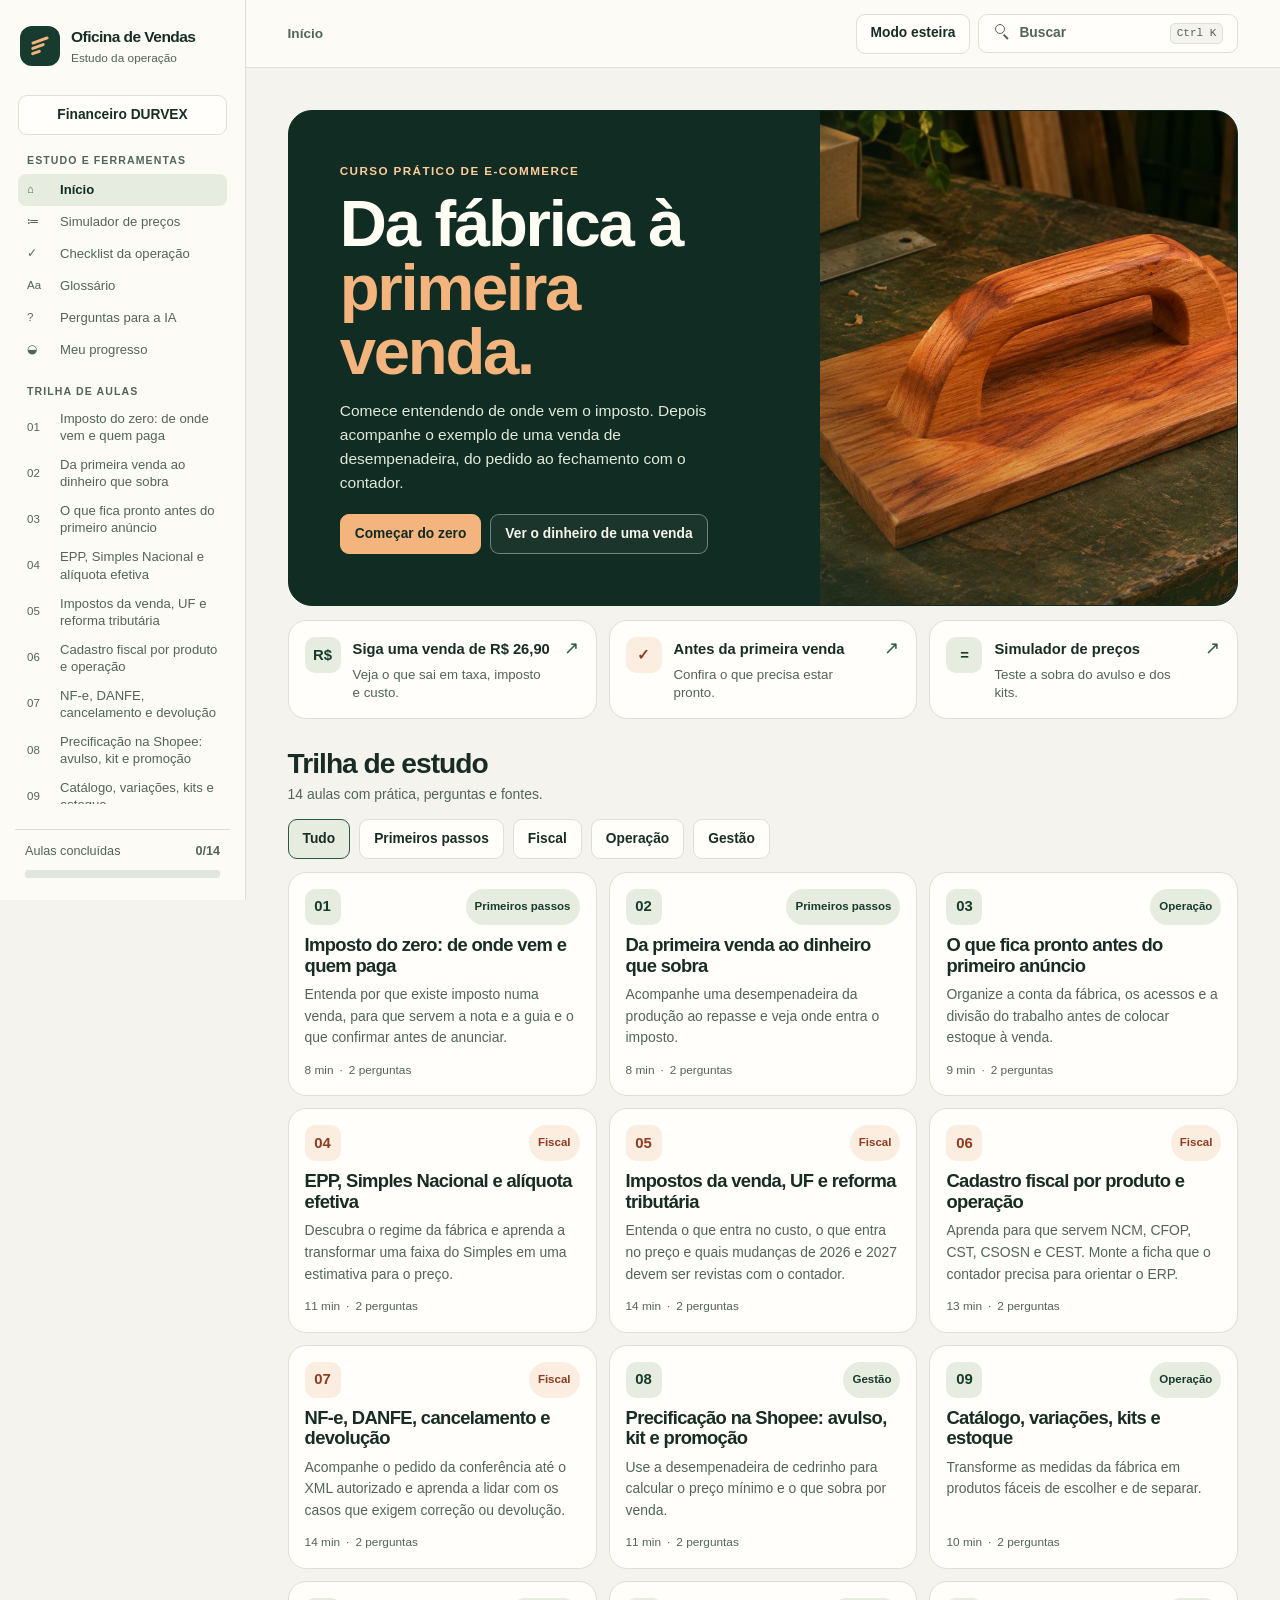
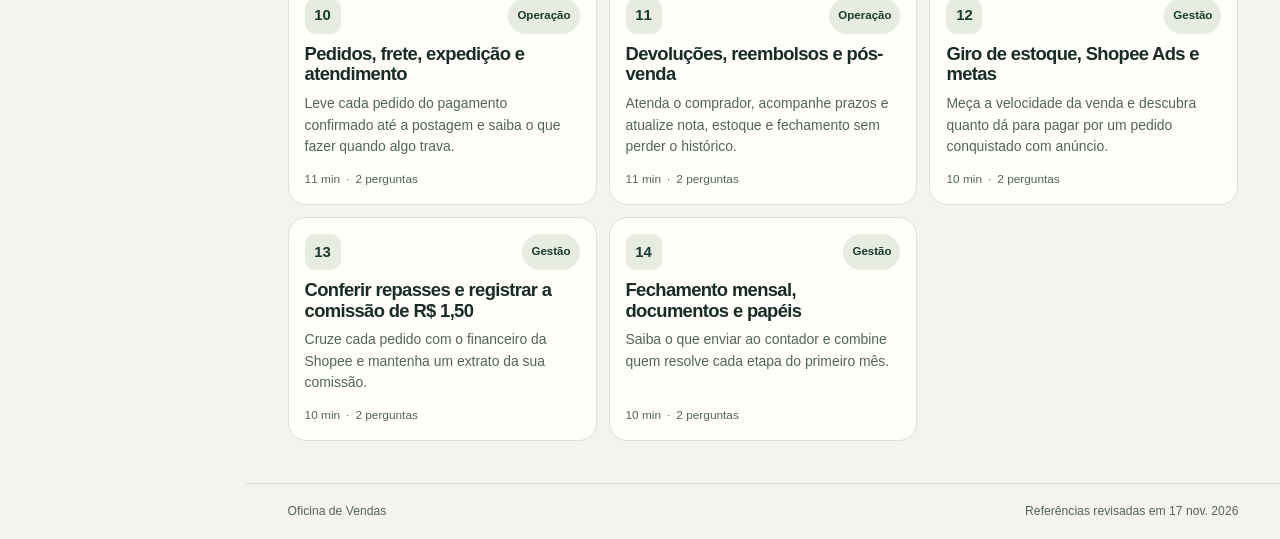
<file: index.html>
<!doctype html>
<html lang="pt-BR">
<head>
  <meta charset="utf-8">
  <meta name="viewport" content="width=device-width, initial-scale=1">
  <meta name="color-scheme" content="light">
  <meta name="description" content="Estude impostos, NF-e, Shopee e o fechamento de uma pequena fábrica.">
  <title>Oficina de Vendas — Estudo da operação</title>
  <link rel="stylesheet" href="./oficina.css">
  <script defer src="./content-primeiros-impostos.js"></script>
  <script defer src="./content-primeira-venda.js"></script>
  <script defer src="./content-operacao.js"></script>
  <script defer src="./content-fiscal.js"></script>
  <script defer src="./content-gestao.js"></script>
  <script defer src="./rotina-dados.js"></script>
  <script defer src="./ferramentas.js"></script>
  <script defer src="./oficina.js"></script>
  <script defer src="./esteira.js"></script>
</head>
<body>
  <a class="skip" href="#conteudo">Ir para o conteúdo</a>
  <div class="shell">
    <aside class="sidebar" id="sidebar" aria-label="Menu principal">
      <a class="brand" href="#inicio">
        <span class="brand-mark" aria-hidden="true"><i></i><i></i><i></i></span>
        <span><strong>Oficina de Vendas</strong><small>Estudo da operação</small></span>
      </a>
      <nav aria-label="Navegação do curso">
        <a class="button" href="./financeiro/" style="display:flex;justify-content:center;margin-bottom:16px">Financeiro DURVEX</a>
        <div id="side-nav"></div>
      </nav>
      <div class="side-progress" id="side-progress"></div>
    </aside>
    <div class="work">
      <header class="topbar">
        <div class="headingcrumb">
          <button type="button" class="button subtle menu" id="menu-button" aria-controls="sidebar" aria-expanded="false"><span aria-hidden="true">☰</span> Menu</button>
          <div class="crumb" id="crumb">Início</div>
        </div>
        <button type="button" class="button" id="open-esteira" data-reader-open>Modo esteira</button>
        <button type="button" class="button search-button" id="open-search" aria-haspopup="dialog">
          <span class="icon search-icon" aria-hidden="true"></span><span>Buscar</span><kbd>Ctrl K</kbd>
        </button>
      </header>
      <main id="conteudo" tabindex="-1"></main>
      <footer class="foot"><span>Oficina de Vendas</span><span>Referências revisadas em 17 nov. 2026</span></footer>
    </div>
  </div>
  <dialog id="search-dialog" aria-labelledby="search-title">
    <div class="dialog-head"><h2 id="search-title">Buscar no estudo</h2><button type="button" class="button subtle" id="close-search" aria-label="Fechar busca">Fechar</button></div>
    <input id="global-query" type="search" placeholder="Ex.: DAS, repasse, cancelamento" aria-label="Termo de busca" autocomplete="off">
    <div id="global-results" class="search-results" aria-live="polite"></div>
  </dialog>
  <div class="toast" id="toast" role="status"></div>
</body>
</html>
</file>
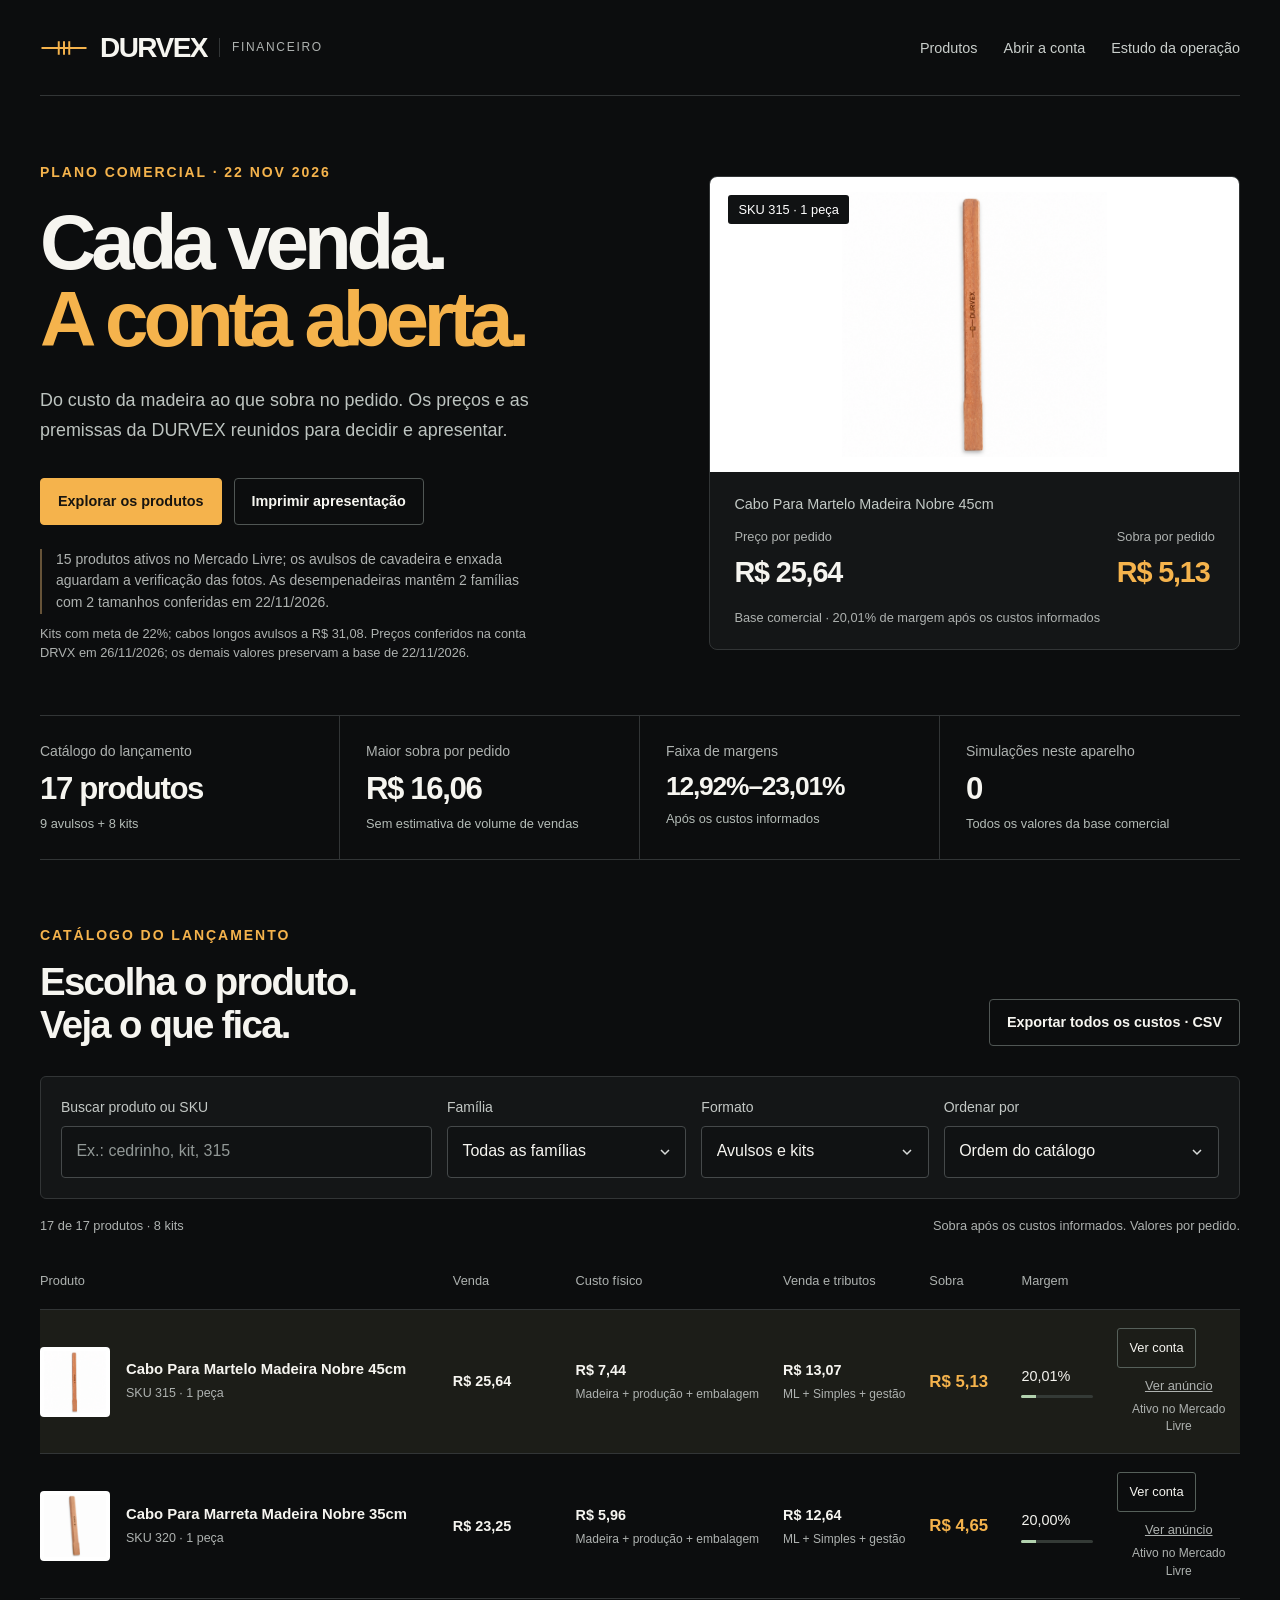
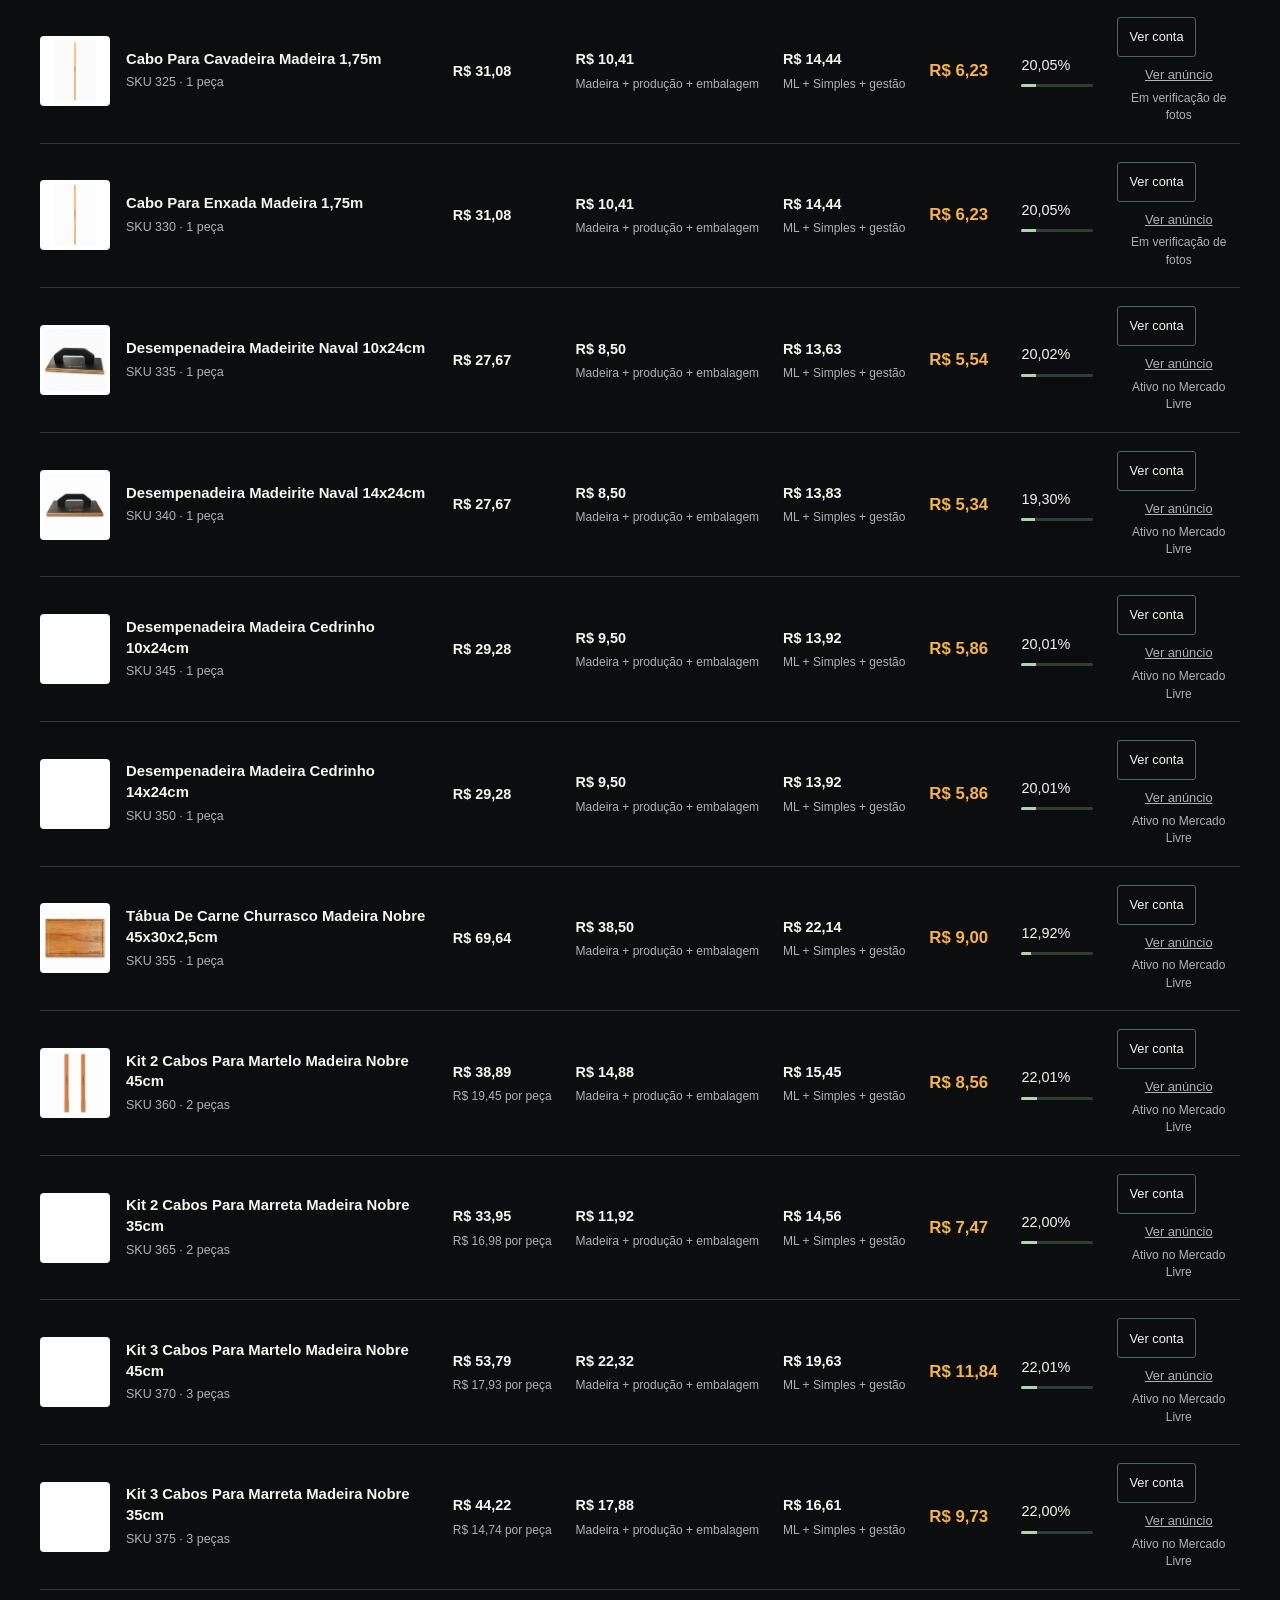
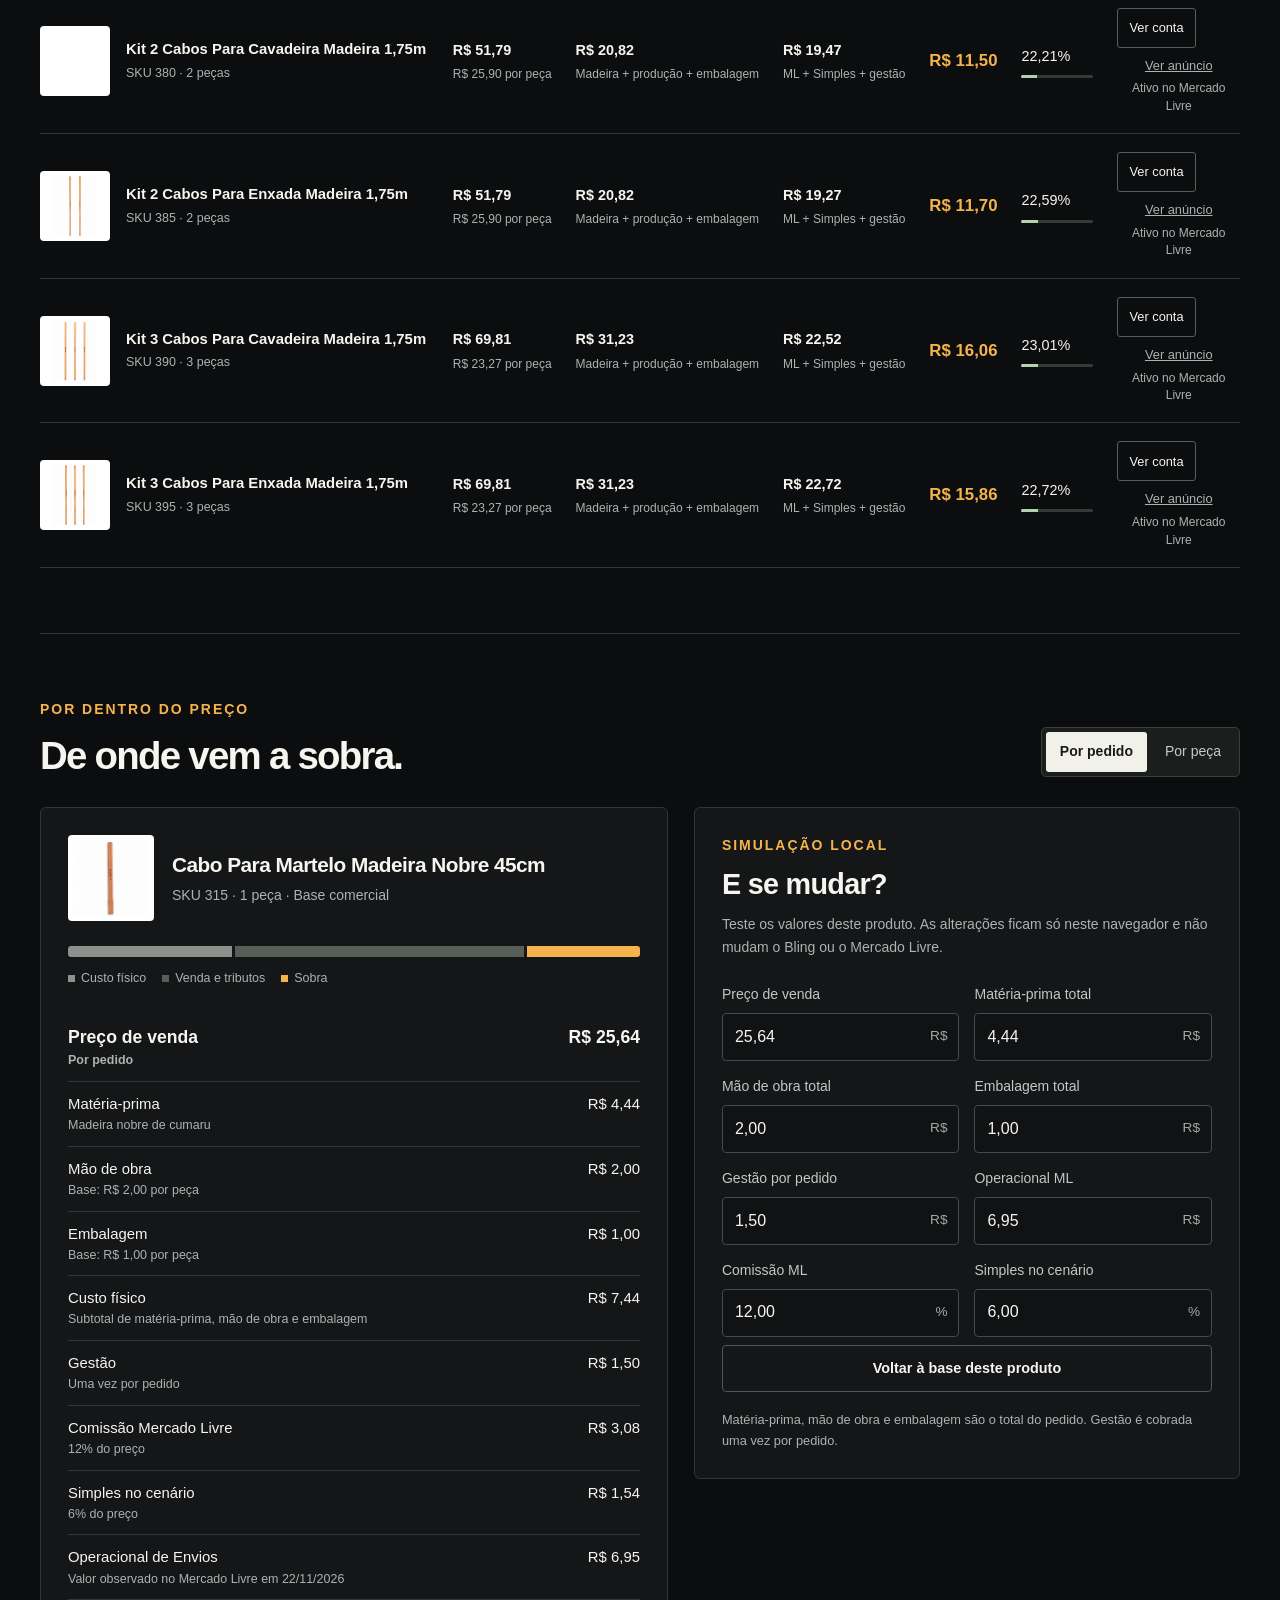
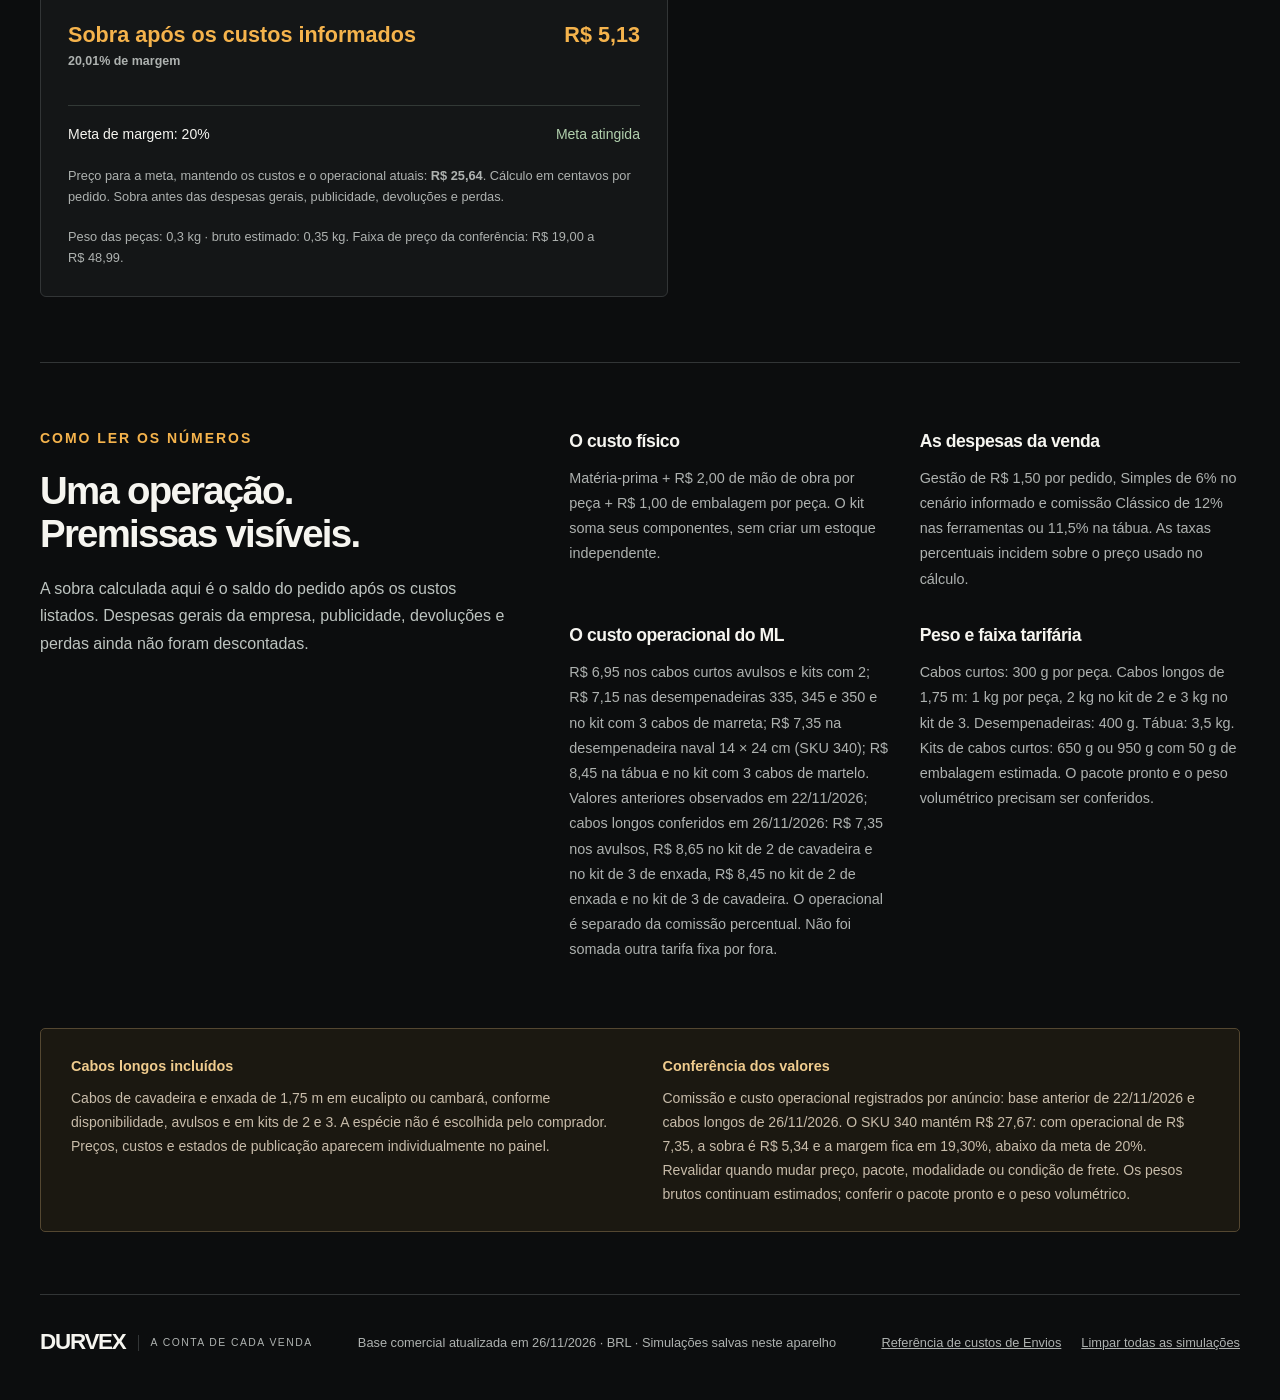
<file: financeiro/index.html>
<!doctype html>
<html lang="pt-BR">
<head>
  <meta charset="utf-8">
  <meta name="viewport" content="width=device-width,initial-scale=1">
  <meta name="color-scheme" content="dark">
  <meta name="description" content="Preços, custos e margem por pedido da DURVEX. Compare o catálogo e simule cenários sem alterar os cadastros da operação.">
  <title>DURVEX · A conta de cada venda</title>
  <link rel="stylesheet" href="./financeiro.css">
  <script defer src="./dados.js"></script>
  <script defer src="./modelo.js"></script>
  <script defer src="./app.js"></script>
</head>
<body>
  <a class="skip" href="#catalogo">Ir para os produtos</a>
  <header class="topbar wrap">
    <a class="wordmark" href="./" aria-label="DURVEX, início do financeiro"><svg aria-hidden="true" viewBox="0 0 64 24"><path d="M2 12h60M25 3v18m7-18v18m7-18v18"/></svg>DURVEX<span>FINANCEIRO</span></a>
    <nav aria-label="Navegação"><a href="#catalogo">Produtos</a><a href="#analise">Abrir a conta</a><a href="../">Estudo da operação</a></nav>
  </header>
  <main class="wrap">
    <section class="hero" aria-labelledby="title">
      <div class="hero-copy"><p class="eyebrow">PLANO COMERCIAL · 22 NOV 2026</p><h1 id="title">Cada venda.<br><span>A conta aberta.</span></h1><p class="lead">Do custo da madeira ao que sobra no pedido. Os preços e as premissas da DURVEX reunidos para decidir e apresentar.</p><div class="hero-actions"><a class="button primary" href="#catalogo">Explorar os produtos</a><button class="button" id="print" type="button">Imprimir apresentação</button></div><p class="launch-state" id="launchState">Situação dos anúncios conforme a última conferência da operação.</p><p class="price-state" id="priceState"></p></div>
      <div class="featured" id="featured" aria-label="Resumo do produto selecionado"></div>
    </section>
    <section class="metrics" id="metrics" aria-label="Visão geral do catálogo"></section>
    <section id="catalogo" class="section-block" aria-labelledby="catalog-title">
      <div class="section-heading"><div><p class="eyebrow">CATÁLOGO DO LANÇAMENTO</p><h2 id="catalog-title">Escolha o produto.<br>Veja o que fica.</h2></div><button class="button" type="button" id="export">Exportar todos os custos · CSV</button></div>
      <div class="toolbar"><label class="search-field"><span>Buscar produto ou SKU</span><input type="search" id="search" placeholder="Ex.: cedrinho, kit, 315" autocomplete="off"></label><label><span>Família</span><select id="family"><option value="all">Todas as famílias</option><option value="cabos">Cabos</option><option value="desempenadeiras">Desempenadeiras</option><option value="tabuas">Tábuas</option></select></label><label><span>Formato</span><select id="kind"><option value="all">Avulsos e kits</option><option value="avulso">Avulsos</option><option value="kit2">Kits com 2</option><option value="kit3">Kits com 3</option></select></label><label><span>Ordenar por</span><select id="sort"><option value="sku">Ordem do catálogo</option><option value="profit-desc">Maior sobra por pedido</option><option value="margin-desc">Maior margem</option><option value="price-asc">Menor preço</option><option value="price-desc">Maior preço</option></select></label></div>
      <div class="list-caption"><p id="results" role="status"></p><p>Sobra após os custos informados. Valores por pedido.</p></div>
      <div class="table-wrap"><table class="product-table"><thead><tr><th scope="col">Produto</th><th scope="col">Venda</th><th scope="col">Custo físico</th><th scope="col">Venda e tributos</th><th scope="col">Sobra</th><th scope="col">Margem</th><th scope="col"><span class="sr-only">Ação</span></th></tr></thead><tbody id="productRows"></tbody></table><p class="empty" id="empty" hidden>Nenhum produto com esses filtros. Tente outra busca.</p></div>
    </section>
    <section id="analise" class="section-block analysis" aria-labelledby="analysis-title">
      <div class="section-heading"><div><p class="eyebrow">POR DENTRO DO PREÇO</p><h2 id="analysis-title">De onde vem a sobra.</h2></div><div class="segmented" role="group" aria-label="Base dos valores"><button id="basis-order" type="button" aria-pressed="true" data-basis="pedido">Por pedido</button><button id="basis-unit" type="button" aria-pressed="false" data-basis="peca">Por peça</button></div></div>
      <div class="analysis-grid"><div class="account-panel"><div id="productAnalysis"></div></div><aside class="scenario-panel" aria-labelledby="scenario-title"><div class="scenario-head"><p class="eyebrow">SIMULAÇÃO LOCAL</p><h3 id="scenario-title">E se mudar?</h3><p>Teste os valores deste produto. As alterações ficam só neste navegador e não mudam o Bling ou o Mercado Livre.</p></div><form id="scenarioForm" novalidate><div class="field-grid" id="scenarioFields"></div><p class="form-message" id="formMessage" role="status"></p><button type="button" class="button full" id="resetProduct">Voltar à base deste produto</button></form><p class="scenario-foot">Matéria-prima, mão de obra e embalagem são o total do pedido. Gestão é cobrada uma vez por pedido.</p><div class="scenario-history" id="scenarioHistory" hidden><p id="historyMessage"></p><button type="button" class="button full" id="exportHistory">Baixar cenários anteriores · JSON</button></div></aside></div>
    </section>
    <section class="section-block assumptions" aria-labelledby="premissas-title"><div><p class="eyebrow">COMO LER OS NÚMEROS</p><h2 id="premissas-title">Uma operação.<br>Premissas visíveis.</h2><p class="lead small-lead">A sobra calculada aqui é o saldo do pedido após os custos listados. Despesas gerais da empresa, publicidade, devoluções e perdas ainda não foram descontadas.</p></div><div class="notes-grid"><article><h3>O custo físico</h3><p>Matéria-prima + R$ 2,00 de mão de obra por peça + R$ 1,00 de embalagem por peça. O kit soma seus componentes, sem criar um estoque independente.</p></article><article><h3>As despesas da venda</h3><p>Gestão de R$ 1,50 por pedido, Simples de 6% no cenário informado e comissão Clássico de 12% nas ferramentas ou 11,5% na tábua. As taxas percentuais incidem sobre o preço usado no cálculo.</p></article><article><h3>O custo operacional do ML</h3><p id="operationalNote">O operacional é registrado individualmente por anúncio, separado da comissão percentual. O painel apresenta a tarifa observada e a data da conferência; não foi somada outra tarifa fixa por fora.</p></article><article><h3>Peso e faixa tarifária</h3><p>Cabos curtos: 300 g por peça. Cabos longos de 1,75 m: 1 kg por peça, 2 kg no kit de 2 e 3 kg no kit de 3. Desempenadeiras: 400 g. Tábua: 3,5 kg. Kits de cabos curtos: 650 g ou 950 g com 50 g de embalagem estimada. O pacote pronto e o peso volumétrico precisam ser conferidos.</p></article></div></section>
    <section class="scope-note"><div><strong>Cabos longos incluídos</strong><p>Cabos de cavadeira e enxada de 1,75 m em eucalipto ou cambará, conforme disponibilidade, avulsos e em kits de 2 e 3. A espécie não é escolhida pelo comprador. Preços, custos e estados de publicação aparecem individualmente no painel.</p></div><div><strong>Conferência dos valores</strong><p id="feeCheckNote">Substituir as premissas de comissão e Envios pelos valores efetivamente mostrados em cada anúncio. A base dos avulsos leves mantém a faixa conservadora de 0,5 a 1 kg.</p></div></section>
    <section class="print-only"><h2>Custos completos por pedido</h2><p id="printSubtitle"></p><div id="printTable"></div><p>Simples 6% é premissa da operação. Comissões e custo operacional dependem da categoria, preço, peso e modalidade reais. Sobra antes de despesas gerais, Ads, devoluções e perdas. Sem projeção de volume de vendas.</p></section>
    <footer class="footer"><div class="wordmark">DURVEX <span>A CONTA DE CADA VENDA</span></div><p>Base comercial atualizada em 26/11/2026 · BRL · Simulações salvas neste aparelho</p><div><a href="https://www.mercadolivre.com.br/ajuda/custos-envio-reputacao-verde-sem-reputacao_48392" target="_blank" rel="noopener noreferrer">Referência de custos de Envios</a><button type="button" id="resetAll">Limpar todas as simulações</button></div></footer>
  </main>
  <div class="toast" id="toast" role="status"></div>
  <noscript><p class="noscript">Ative o JavaScript para explorar a conta dos produtos. A base também está disponível em <a href="./dados.json">dados.json</a>.</p></noscript>
</body>
</html>
</file>
<file: oficina.css>
:root {
  --page: #f4f3ed;
  --paper: #fffefb;
  --ink: #182c25;
  --muted: #52645a;
  --line: #dce0d6;
  --pine: #173b2e;
  --deep: #112c23;
  --green: #2b5845;
  --pale: #e6ecdf;
  --rust: #aa4f2b;
  --amber: #f4b47e;
  --cream: #fbede0;
  --danger: #963629;
  --round: 18px;
  --side: 246px;
  font: 16px/1.55 Inter, "Segoe UI", sans-serif;
  color: var(--ink);
  background: var(--page);
}
*, *::before, *::after { box-sizing: border-box; }
body { margin: 0; }
button, input, textarea { font: inherit; }
button, a { -webkit-tap-highlight-color: transparent; }
a { color: var(--green); text-underline-offset: 0.19em; }
a:hover { text-decoration-thickness: 2px; }
button { cursor: pointer; }
button:disabled { opacity: .6; cursor: not-allowed; }
:focus-visible { outline: 3px solid #b45c31; outline-offset: 3px; }
::selection { background: #f5d1ab; color: var(--deep); }
h1, h2, h3, p { margin: 0; }
h1, h2, h3, strong { font-weight: 720; }
h1, h2, h3 { line-height: 1.12; letter-spacing: -.035em; }
h1 { font-size: clamp(2rem, 4.6vw, 3.7rem); }
h2 { font-size: clamp(1.35rem, 2.2vw, 1.9rem); }
h3 { font-size: 1.15rem; }
small { font-size: .83rem; }
kbd { font: .69rem/1.2 "Cascadia Mono", monospace; background: var(--page); border: 1px solid var(--line); border-radius: 5px; padding: 3px 6px; }
ul, ol { margin: .8rem 0 0; padding-left: 1.35rem; }
li + li { margin-top: .45rem; }
.skip { position: fixed; top: 8px; left: 8px; transform: translateY(-150%); z-index: 20; background: var(--paper); padding: .6rem 1rem; }
.skip:focus { transform: translateY(0); }
.shell { display: grid; grid-template-columns: var(--side) minmax(0, 1fr); min-height: 100vh; }
.sidebar {
  position: sticky; top: 0; height: 100vh; overflow: hidden;
  background: #fcfbf6; border-right: 1px solid var(--line);
  padding: 25px 15px 18px; display: flex; flex-direction: column; gap: 25px;
}
.sidebar > nav { min-height: 0; overflow-y: auto; scrollbar-width: thin; padding: 3px; }
.brand { display: flex; align-items: center; gap: 11px; padding: 0 5px; text-decoration: none; color: var(--ink); }
.brand strong { display: block; font-size: .97rem; letter-spacing: -.035em; white-space: nowrap; }
.brand small { display: block; color: var(--muted); font-size: .74rem; }
.brand-mark { background: var(--pine); border-radius: 12px; width: 40px; height: 40px; display: grid; place-content: center; gap: 3px; flex: 0 0 auto; }
.brand-mark i { display: block; width: 18px; height: 3px; border-radius: 5px; background: var(--amber); transform: rotate(-20deg); }
.brand-mark i:nth-child(2) { width: 14px; }
.brand-mark i:nth-child(3) { width: 10px; }
.nav-group-title { margin: 17px 9px 5px; color: var(--muted); font-size: .66rem; font-weight: 730; letter-spacing: .105em; text-transform: uppercase; }
.nav-link { display: flex; align-items: center; gap: 9px; padding: 6px 9px; min-height: 32px; border-radius: 8px; text-decoration: none; color: var(--muted); font-size: .82rem; line-height: 1.3; }
.nav-link:hover { background: var(--page); color: var(--ink); }
.nav-link[aria-current="page"] { background: var(--pale); color: var(--deep); font-weight: 720; }
.nav-index { min-width: 24px; font-size: .72rem; font-variant-numeric: tabular-nums; color: var(--muted); }
.nav-index.done { color: var(--green); font-weight: 800; }
.side-progress { padding: 12px 10px 4px; margin-top: auto; font-size: .79rem; color: var(--muted); border-top: 1px solid var(--line); }
.side-progress p { display: flex; justify-content: space-between; gap: .7rem; margin-bottom: 8px; }
progress { width: 100%; height: 8px; border: 0; border-radius: 999px; appearance: none; background: #e2e7dd; display: block; }
progress::-webkit-progress-bar { background: #e2e7dd; border-radius: 999px; }
progress::-webkit-progress-value { background: var(--green); border-radius: 999px; }
progress::-moz-progress-bar { background: var(--green); border-radius: 999px; }
.work { display: flex; flex-direction: column; min-width: 0; }
.topbar { min-height: 68px; padding: 12px clamp(16px, 3.25vw, 52px); border-bottom: 1px solid var(--line); background: #fcfbf6; display: flex; align-items: center; justify-content: space-between; gap: 12px; }
.headingcrumb { display: flex; gap: 10px; align-items: center; min-width: 0; }
.crumb { font-size: .85rem; color: var(--muted); font-weight: 630; overflow-wrap: anywhere; }
#conteudo { width: min(1320px, 100%); padding: clamp(20px, 3.25vw, 49px); margin: 0 auto; flex: 1; }
#conteudo:focus { outline: none; }
.foot { border-top: 1px solid var(--line); padding: 18px clamp(16px, 3.25vw, 52px); display: flex; justify-content: space-between; gap: 1rem; color: var(--muted); font-size: .76rem; }
.button {
  min-height: 40px; padding: 8px 14px; border-radius: 9px; border: 1px solid var(--line);
  background: var(--paper); color: var(--ink); text-decoration: none;
  display: inline-flex; align-items: center; justify-content: center; gap: 8px;
  font-size: .86rem; font-weight: 660; line-height: 1.2;
}
.button:hover { border-color: var(--green); }
.button.primary { background: var(--pine); color: #fffdf5; border-color: var(--pine); }
.button.primary:hover { background: var(--green); }
.button.ochre { color: var(--deep); background: var(--amber); border-color: var(--amber); }
.button.ochre:hover { background: #ffcc9b; }
.button.on-dark { color: #f8f6ec; background: #ffffff0b; border-color: #ffffff60; }
.button.on-dark:hover { background: #ffffff25; }
.button.subtle { background: transparent; }
.menu { display: none; }
.search-button { min-height: 35px; width: min(260px, 100%); justify-content: flex-start; color: var(--muted); }
.search-button kbd { margin-left: auto; }
.icon { display: inline-grid; place-items: center; flex: 0 0 auto; width: 18px; height: 18px; color: currentColor; }
.search-icon::before { content: ""; width: 10px; height: 10px; border: 1.5px solid currentColor; border-radius: 50%; transform: translate(-2px, -2px); }
.search-icon::after { content: ""; width: 6px; height: 1.5px; background: currentColor; transform: translate(4px, -3px) rotate(45deg); }
.hero {
  display: grid; grid-template-columns: 1.12fr .88fr; background: var(--deep); color: #fffdf4;
  border: 1px solid var(--deep); border-radius: 24px; overflow: hidden; min-height: 314px;
}
.hero-copy { padding: clamp(26px, 4vw, 52px); align-self: center; }
.hero h1 { max-width: 14ch; margin: 12px 0 15px; line-height: .98; font-size: clamp(2.5rem, 5.1vw, 4.8rem); }
.hero h1 span { color: var(--amber); }
.hero p { max-width: 46ch; color: #e1e9dd; font-size: .97rem; }
.hero-image {
  min-height: 100%; background: linear-gradient(90deg, #112c2350, transparent 32%),
  url("./oficina.jpg") center 56% / cover no-repeat, linear-gradient(130deg, #254638, #815637);
  position: relative;
}
.hero-image::after { position: absolute; content: ""; inset: 0; background: linear-gradient(0deg, #112c235a, transparent 50%); pointer-events: none; }
.eyebrow { display: block; color: var(--rust); font-size: .73rem; font-weight: 760; text-transform: uppercase; letter-spacing: .12em; }
.hero .eyebrow { color: #ffcc9b; }
.actions { display: flex; align-items: center; flex-wrap: wrap; gap: 9px; margin-top: 19px; }
.block { margin-top: 29px; }
.section-head { display: flex; justify-content: space-between; align-items: end; gap: 12px; margin-bottom: 13px; }
.section-head p { font-size: .87rem; color: var(--muted); }
.section-head h2 + p { margin-top: 5px; }
.quick, .cards { display: grid; gap: 12px; }
.quick { grid-template-columns: repeat(3, minmax(0, 1fr)); margin-top: 14px; }
.cards { grid-template-columns: repeat(3, minmax(0, 1fr)); }
.quick-card, .lesson-card, .panel, .section-card, .result-card {
  border: 1px solid var(--line); border-radius: var(--round); background: var(--paper);
}
.quick-card, .lesson-card { display: flex; flex-direction: column; color: var(--ink); text-decoration: none; padding: 16px; min-width: 0; }
.quick-card:hover, .lesson-card:hover { border-color: #779181; box-shadow: 0 5px 18px #1636290a; }
.quick-card { display: grid; grid-template-columns: 36px minmax(0, 1fr) 16px; gap: 12px; align-items: start; }
.quick-badge, .card-number {
  display: grid; place-items: center; flex: 0 0 auto; background: var(--pale); color: var(--pine);
  width: 36px; height: 36px; border-radius: 10px; font-size: .93rem; font-weight: 750;
}
.quick-badge.rust, .card-number.rust { background: var(--cream); color: #8e3c21; }
.quick-card strong { font-size: .92rem; }
.quick-card small { display: block; color: var(--muted); line-height: 1.35; margin-top: 4px; }
.arrow { color: var(--green); font-size: 1.1rem; line-height: 1.35; }
.lesson-card h3 { margin: 10px 0 8px; }
.lesson-card p { color: var(--muted); font-size: .87rem; margin-bottom: 12px; }
.lesson-meta { display: flex; gap: 6px; flex-wrap: wrap; color: var(--muted); font-size: .74rem; align-items: center; }
.lesson-card .lesson-meta { margin-top: auto; }
.lesson-top { display: flex; justify-content: space-between; gap: 10px; }
.pill { display: inline-flex; align-items: center; border-radius: 999px; background: var(--pale); color: var(--pine); padding: 3px 9px; font-size: .72rem; font-weight: 720; }
.pill.rust { background: var(--cream); color: #8e3c21; }
.page-header { margin-bottom: 22px; }
.page-header .eyebrow, .page-header .lesson-meta { margin-bottom: 9px; }
.page-header p { margin-top: 12px; color: var(--muted); max-width: 67ch; }
.article { max-width: 880px; }
.section-card, .panel, .result-card { padding: clamp(16px, 2.6vw, 28px); }
.section-card + .section-card, .article > section + section { margin-top: 11px; }
.section-card h2 { font-size: 1.3rem; margin-bottom: 10px; }
.section-card p, .quiz-feedback, .routine-help { color: var(--muted); }
.section-card li { max-width: 76ch; }
.note, .practice {
  background: var(--cream); border: 1px solid #ead8c7; border-left: 4px solid #bd693d;
  border-radius: 12px; padding: 15px 18px; margin: 17px 0;
}
.note p + p, .practice p { margin-top: 7px; }
.practice .eyebrow { margin-bottom: 6px; }
.practice h2 { font-size: 1.3rem; }
.quiz { margin-top: 21px; }
.quiz h2 { margin-bottom: 14px; }
fieldset { border: 1px solid var(--line); border-radius: 13px; padding: 13px 14px 12px; margin: 0 0 12px; min-width: 0; }
legend { padding: 0 6px; font-weight: 700; font-size: .96rem; }
.quiz-option { border: 1px solid var(--line); border-radius: 8px; background: var(--paper); width: 100%; text-align: left; padding: 9px 12px; display: flex; align-items: start; gap: 9px; margin-bottom: 7px; color: var(--ink); font-size: .91rem; }
.quiz-option:hover, .quiz-option.selected { border-color: var(--green); }
.quiz-option.selected.good { background: var(--pale); }
.quiz-option.selected.bad { background: #f8e7e2; border-color: #ac5141; }
.option-letter { width: 23px; height: 23px; border-radius: 5px; background: var(--page); color: var(--muted); font-size: .72rem; flex: 0 0 auto; display: grid; place-items: center; }
.quiz-feedback { min-height: 0; font-size: .86rem; }
.quiz-feedback:not(:empty) { margin-top: 8px; }
.source-list { margin: 18px 0 0; border-top: 1px solid var(--line); padding-top: 12px; font-size: .88rem; }
.source-list summary, .glossary summary { cursor: pointer; font-weight: 680; }
.source-list li { overflow-wrap: anywhere; }
.pager { display: flex; justify-content: space-between; flex-wrap: wrap; gap: 8px; margin-top: 20px; }
.split { display: grid; align-items: start; grid-template-columns: minmax(0, 1.1fr) minmax(0, .9fr); gap: 14px; }
.input-grid { display: grid; grid-template-columns: repeat(2, minmax(0, 1fr)); gap: 12px; }
.field { display: grid; gap: 5px; font-size: .87rem; font-weight: 640; }
.field small { color: var(--muted); font-weight: 450; font-size: .75rem; }
input[type="search"], input[type="text"], input[type="number"], input[type="month"], textarea {
  width: 100%; min-width: 0; padding: 9px 11px; border: 1px solid #cbd3c8;
  border-radius: 8px; background: var(--paper); color: var(--ink); font-size: .93rem;
}
.field input[aria-invalid="true"] { border-color: var(--danger); }
.preset { margin: 0 0 13px; }
.preset button[aria-pressed="true"] { border-color: var(--green); background: var(--pale); }
.result-card { background: var(--deep); color: #fffdf4; border-color: var(--deep); }
.result-card .eyebrow { color: var(--amber); }
.balance { margin: 6px 0 3px; font-size: clamp(2.05rem, 4vw, 3.65rem); color: #f7d4a8; overflow-wrap: anywhere; }
.result-card .muted { color: #d0ddd2; }
.result-card.neg .balance { color: #ffb9a9; }
.result-rows { margin: 13px 0 0; }
.result-rows div { display: flex; justify-content: space-between; gap: 10px; border-top: 1px solid #ffffff23; padding: 7px 0; font-size: .85rem; }
.result-rows dd { margin: 0; text-align: right; font-variant-numeric: tabular-nums; }
.floor-grid { display: grid; grid-template-columns: 1fr 1fr; gap: 8px; margin: 13px 0 0; }
.floor-grid > div { background: #ffffff12; padding: 10px; border-radius: 8px; min-width: 0; }
.floor-grid strong { display: block; overflow-wrap: anywhere; }
.floor-grid span { font-size: .73rem; color: #d8e5da; }
.cost-bar { height: 10px; display: flex; gap: 2px; overflow: hidden; border-radius: 999px; margin: 13px 0 5px; background: #486357; }
.cost-bar span { height: 100%; display: block; min-width: 0; }
.form-notice { color: var(--danger); font-size: .85rem; min-height: 1.4em; margin: 8px 0 0; }
.legend-items { display: flex; flex-wrap: wrap; gap: 3px 10px; font-size: .72rem; color: #e0e8de; }
.legend-items i { display: inline-block; width: 8px; height: 8px; border-radius: 2px; margin-right: 4px; }
.routine-grid { display: grid; grid-template-columns: repeat(2, minmax(0, 1fr)); gap: 12px; }
.checkline { display: flex; gap: 9px; align-items: start; padding: 9px 0; border-bottom: 1px solid var(--line); font-size: .89rem; cursor: pointer; }
.checkline:last-child { border: 0; }
input[type="checkbox"] { accent-color: var(--green); width: 17px; height: 17px; flex: 0 0 auto; }
.checkline strong { display: block; font-size: .9rem; }
.checkline small { display: block; color: var(--muted); }
.panel h2 + .routine-help { margin: 7px 0 10px; }
.tax-exercise { margin-top: 14px; background: #f2f5ed; }
.tax-exercise .field { max-width: 350px; margin-top: 9px; }
.tax-exercise-result { margin-top: 10px; min-height: 1.6em; }
.cash-exercise { background: #f2f5ed; }
.cash-exercise .preset { margin: 12px 0; }
.cash-exercise [aria-pressed="true"] { background: var(--pine); border-color: var(--pine); color: var(--paper); }
.cash-details { background: var(--paper); border: 1px solid var(--line); border-radius: 12px; padding: 14px; }
.cash-amount { display: block; margin: 2px 0; font-size: clamp(1.8rem, 4vw, 2.5rem); color: var(--pine); }
.note h2 { font-size: 1.18rem; }
.months { width: min(215px, 100%); margin: 0 0 14px; }
.small-card { padding: 13px 15px; border: 1px solid var(--line); border-radius: 11px; background: var(--paper); }
.small-card p { color: var(--muted); margin-top: 6px; font-size: .89rem; }
.prompt-grid { display: grid; grid-template-columns: repeat(2, minmax(0, 1fr)); gap: 10px; margin-top: 14px; }
.prompt-grid textarea { margin-top: 10px; min-height: 115px; resize: vertical; }
.prompts-search, .glossary-search { max-width: 480px; }
.glossary { margin-top: 12px; display: grid; gap: 7px; }
.glossary details p { color: var(--muted); margin-top: 6px; }
.quiet { color: var(--muted); }
.helper { margin-top: 9px; font-size: .82rem; color: var(--muted); }
.search-results { margin-top: 10px; display: grid; gap: 6px; }
.search-result { display: flex; flex-direction: column; gap: 3px; padding: 8px 10px; border: 1px solid var(--line); border-radius: 8px; color: var(--ink); text-decoration: none; }
.search-result:hover { background: var(--pale); }
.search-result small { color: var(--muted); }
dialog { width: min(550px, calc(100vw - 28px)); max-height: calc(100vh - 26px); padding: 18px; border: 1px solid var(--line); border-radius: var(--round); background: var(--paper); color: var(--ink); }
dialog::backdrop { background: #112c23a6; }
.dialog-head { display: flex; align-items: center; justify-content: space-between; gap: 8px; margin-bottom: 10px; }
.toast { position: fixed; bottom: 18px; right: 18px; border-radius: 9px; padding: 10px 15px; background: var(--deep); color: var(--paper); z-index: 12; max-width: calc(100vw - 36px); box-shadow: 0 8px 18px #0002; }
.toast:empty { display: none; }
@media (max-width: 1120px) {
  .cards { grid-template-columns: repeat(2, minmax(0, 1fr)); }
  .quick { gap: 8px; }
  .quick-card { grid-template-columns: 30px minmax(0, 1fr); gap: 8px; padding: 13px; }
  .quick-card .arrow { display: none; }
  .quick-badge { width: 30px; height: 30px; }
}
@media (max-width: 900px) {
  :root { --side: 209px; }
  .split { grid-template-columns: 1fr; }
  .sidebar { padding-inline: 11px; }
  .hero { grid-template-columns: 1.25fr .75fr; }
  .hero-copy { padding-inline: 25px; }
}
@media (max-width: 710px) {
  .shell { display: block; }
  .sidebar { display: none; position: fixed; z-index: 10; top: 58px; left: 0; bottom: 0; width: min(315px, 90vw); height: auto; box-shadow: 12px 10px 42px #0003; }
  .sidebar.open { display: flex; }
  .work .topbar { position: sticky; top: 0; z-index: 8; min-height: 58px; }
  .menu { display: inline-flex; min-height: 34px; padding: 6px 9px; }
  .crumb { display: none; }
  .hero { grid-template-columns: 1fr; min-height: 0; }
  .hero-image { min-height: 175px; background-position: center 54%; grid-row: 2; }
  .hero-copy { padding: 24px; }
  .quick { grid-template-columns: 1fr; }
  .quick-card { grid-template-columns: 32px minmax(0, 1fr) 18px; }
  .quick-card .arrow { display: block; }
  .foot { flex-wrap: wrap; }
}
@media (max-width: 510px) {
  .cards, .routine-grid, .prompt-grid { grid-template-columns: 1fr; }
  .page-header h1 { font-size: 2.15rem; }
  .section-head { display: block; }
  .search-button kbd { display: none; }
  .topbar .search-button { width: auto; }
  .hero h1 { max-width: none; }
}
@media (max-width: 365px) {
  .input-grid { grid-template-columns: 1fr; }
}
@media print {
  .sidebar, .topbar, .foot, .actions, .pager, dialog, .toast { display: none !important; }
  .shell, .work { display: block; }
  #conteudo { padding: 0; }
  .panel, .section-card, .result-card { break-inside: avoid; }
}

.topbar { gap: 8px; }
.topbar .headingcrumb { flex: 1 1 auto; }
.topbar > .button { flex: 0 1 auto; }
#open-esteira { flex-shrink: 0; }

body.esteira-mode {
  --page: #101a16;
  --paper: #15251d;
  --ink: #f5f3e9;
  --muted: #c4d2c7;
  --line: #385044;
  --pine: #c1d9ad;
  --green: #c1d9ad;
  --deep: #101a16;
  --pale: #263d2d;
  --cream: #1b3024;
  --rust: #edb68d;
  --danger: #ffa797;
  min-height: 100vh;
  background: var(--page);
  color: var(--ink);
  color-scheme: dark;
}

body.esteira-mode[data-esteira-theme="claro"] {
  --page: #f4f3ed;
  --paper: #fffefb;
  --ink: #182c25;
  --muted: #52645a;
  --line: #dce0d6;
  --pine: #173b2e;
  --green: #2b5845;
  --deep: #112c23;
  --pale: #e6ecdf;
  --cream: #fbede0;
  --rust: #aa4f2b;
  --danger: #963629;
  color-scheme: light;
}

.esteira-mode .sidebar,
.esteira-mode .topbar,
.esteira-mode .foot { display: none; }
.esteira-mode .shell { display: block; }
.esteira-mode #conteudo {
  width: min(1000px, 100%);
  max-width: 1000px;
  padding: calc(var(--esteira-top, 100px) + 24px) clamp(20px, 5vw, 64px) calc(var(--esteira-bottom, 120px) + 60vh);
}
.esteira-mode .article {
  width: 100%;
  max-width: none;
  font-size: var(--esteira-font, 28px);
  line-height: 1.8;
  overflow-wrap: anywhere;
}
.esteira-mode .article h1 { font-size: 1.7em; line-height: 1.15; }
.esteira-mode .article h2 { font-size: 1.2em; line-height: 1.3; margin-bottom: .6em; }
.esteira-mode .article h3 { font-size: 1.08em; line-height: 1.35; }
.esteira-mode .article p,
.esteira-mode .article li,
.esteira-mode .article ul,
.esteira-mode .article ol,
.esteira-mode .article legend,
.esteira-mode .article .quiz-option,
.esteira-mode .article .quiz-feedback,
.esteira-mode .article .source-list { font-size: inherit; line-height: inherit; }
.esteira-mode .article p { max-width: none; }
.esteira-mode .article li + li { margin-top: .65em; }
.esteira-mode .article .page-header { margin-bottom: 1.4em; }
.esteira-mode .article .page-header > .actions { display: none; }
.esteira-mode .article .lesson-meta { font-size: 14px; }
.esteira-mode .article .section-card,
.esteira-mode .article .practice,
.esteira-mode .article .note,
.esteira-mode .article .quiz {
  margin: 1.3em 0;
  padding: 0;
  border: 0;
  border-radius: 0;
  background: transparent;
}
.esteira-mode .article .practice .eyebrow { margin-bottom: .65em; }
.esteira-mode .article .eyebrow { font-size: .65em; }
.esteira-mode .article fieldset { padding: .7em; margin-bottom: 1em; }
.esteira-mode .article .quiz-option { padding: .5em; margin-bottom: .4em; }
.esteira-mode .article .option-letter { margin-top: .5em; }
.esteira-mode .article .quiz-option.selected.bad { background: #4d2925; border-color: #d79484; }
.esteira-mode[data-esteira-theme="claro"] .article .quiz-option.selected.bad { background: #f8e7e2; border-color: #ac5141; }
.esteira-mode .article .helper { font-size: .75em; }
.esteira-mode .article .cash-details { padding: .7em; }
.esteira-mode .article .cash-amount { font-size: 1.6em; }
.esteira-mode .article .pager { gap: 12px; }
.esteira-mode .button { min-height: 52px; }
.esteira-mode .button.primary { background: var(--green); border-color: var(--green); color: var(--page); }
.esteira-mode[data-esteira-theme="claro"] .button.primary { color: #fffdf5; }
.esteira-mode .toast { bottom: calc(var(--esteira-bottom, 120px) + 14px); z-index: 35; color: var(--ink); background: var(--paper); border: 1px solid var(--line); }
.esteira-mode :focus-visible { outline-color: #edb68d; }
.esteira-mode[data-esteira-theme="claro"] :focus-visible { outline-color: #b45c31; }

.esteira-mode .esteira-toolbar:not([hidden]) {
  position: fixed;
  z-index: 30;
  left: 0;
  right: 0;
  display: flex;
  background: var(--paper);
  color: var(--ink);
  font-size: 16px;
  line-height: 1.4;
}
.esteira-mode #esteira-panel:not([hidden]) {
  top: 0;
  align-items: center;
  gap: 16px;
  padding: calc(12px + env(safe-area-inset-top, 0px)) max(16px, env(safe-area-inset-right, 0px)) 12px max(16px, env(safe-area-inset-left, 0px));
  border-bottom: 1px solid var(--line);
}
#esteira-panel label { display: grid; gap: 4px; flex: 1 1 auto; min-width: 0; font-size: 14px; font-weight: 650; }
#esteira-panel select {
  width: 100%;
  min-width: 0;
  min-height: 44px;
  padding: 8px 32px 8px 10px;
  border: 1px solid var(--line);
  border-radius: 8px;
  background: var(--paper);
  color: var(--ink);
  font: inherit;
  font-size: 16px;
  text-overflow: ellipsis;
}
#esteira-panel > .button { flex: 0 0 auto; }
.esteira-mode #esteira-controls:not([hidden]) {
  bottom: 0;
  flex-direction: column;
  gap: 9px;
  padding: 10px max(16px, env(safe-area-inset-right, 0px)) calc(12px + env(safe-area-inset-bottom, 0px)) max(16px, env(safe-area-inset-left, 0px));
  border-top: 1px solid var(--line);
}
.esteira-progress { width: 100%; height: 4px; margin: 0; accent-color: var(--green); }
.esteira-progress::-webkit-progress-bar { background: var(--line); }
.esteira-progress::-webkit-progress-value { background: var(--green); }
.esteira-progress::-moz-progress-bar { background: var(--green); }
.esteira-actions { display: grid; grid-template-columns: minmax(0, 1fr) minmax(0, 1.5fr) minmax(0, 1fr); gap: 10px; width: min(780px, 100%); margin-inline: auto; }
.esteira-actions > .button { min-width: 0; padding-inline: 10px; font-size: 16px; overflow-wrap: anywhere; }
.esteira-status-row { display: flex; align-items: baseline; justify-content: space-between; flex-wrap: wrap; gap: 4px 14px; width: min(780px, 100%); margin-inline: auto; color: var(--muted); font-size: 13px; }
#esteira-status { color: var(--muted); font-size: 13px; line-height: 1.4; }
#esteira-settings { font-size: 18px; line-height: 1.5; }
#esteira-settings .dialog-head { align-items: start; }
#esteira-settings h2 { font-size: 1.3em; line-height: 1.25; }
#esteira-settings .button { min-height: 48px; font-size: 16px; }
.esteira-settings-grid { display: grid; gap: 20px; margin-top: 20px; }
.esteira-option { display: grid; gap: 7px; min-width: 0; }
.esteira-option > span { display: flex; align-items: baseline; justify-content: space-between; gap: 10px; }
.esteira-option output { color: var(--ink); font-variant-numeric: tabular-nums; }
.esteira-option small { color: var(--muted); font-size: .82em; }
#esteira-settings input[type="range"] { width: 100%; min-width: 0; height: 44px; margin: 0; accent-color: var(--green); cursor: pointer; }
#esteira-settings select { width: 100%; min-width: 0; min-height: 48px; padding: 8px 10px; border: 1px solid var(--line); border-radius: 8px; background: var(--paper); color: var(--ink); font: inherit; }
#esteira-guide { margin-bottom: 1.3em; padding: .85em 1em; border: 1px solid var(--line); border-radius: 12px; color: var(--ink); background: var(--paper); font-size: .75em; line-height: 1.6; }
#esteira-guide p + p { margin-top: .6em; }
.esteira-playing #esteira-guide { display: none; }

@media (max-width: 510px) {
  .topbar { padding-inline: 12px; }
  .topbar .button { padding-inline: 9px; font-size: 13px; }
  .topbar .headingcrumb { flex: 0 0 auto; }
  .topbar .search-button { min-width: 0; gap: 5px; }
  .topbar .search-button .icon { display: none; }
  #open-esteira { min-width: 0; flex-shrink: 1; }
  .esteira-mode #esteira-panel:not([hidden]) { gap: 10px; padding-inline: 12px; }
  #esteira-panel label { font-size: 12px; }
  #esteira-panel > .button { padding-inline: 12px; }
  .esteira-mode #esteira-controls:not([hidden]) { padding-inline: 12px; }
  .esteira-actions { gap: 7px; }
  .esteira-actions > .button { font-size: 14px; padding-inline: 7px; }
  .esteira-mode #conteudo { padding-inline: 20px; }
  .esteira-mode .article h1 { font-size: 1.45em; }
  #esteira-settings { padding: 16px; }
}

@media print {
  body.esteira-mode {
    --page: white;
    --paper: white;
    --ink: black;
    --muted: #333;
    --line: #ccc;
    --pine: #173b2e;
    --green: #173b2e;
    --pale: white;
    --cream: white;
    --rust: #444;
    background: white;
    color: black;
    color-scheme: light;
  }
  .esteira-toolbar, #esteira-guide, #esteira-settings { display: none !important; }
  .esteira-mode #conteudo { width: 100%; max-width: none; padding: 0; }
  .esteira-mode .article { font-size: 12pt; line-height: 1.55; }
  .esteira-mode .article p, .esteira-mode .article li, .esteira-mode .article .quiz-feedback, .esteira-mode .article .eyebrow, .esteira-mode .article .lesson-meta { color: black; }
  .esteira-mode .article .quiz-option { background: white; color: black; border-color: #ccc; }
  .esteira-mode .article .section-card, .esteira-mode .article .practice, .esteira-mode .article .note, .esteira-mode .article .quiz { break-inside: auto; }
}
</file>
<file: financeiro/financeiro.css>
@charset "UTF-8";
:root{color-scheme:dark;--bg:#0c0d0e;--panel:#141617;--panel-2:#1b1d1e;--line:#323536;--muted:#aeb2b0;--text:#f6f5f0;--amber:#f5b34c;--green:#b2d1ae;--red:#f3a49a;font-family:Inter,Aptos,"Segoe UI",sans-serif;font-size:16px;font-synthesis:none;scroll-behavior:smooth;scroll-padding-top:28px}*{box-sizing:border-box}body{margin:0;background:var(--bg);color:var(--text);line-height:1.55}button,input,select{font:inherit}button,a,input,select{touch-action:manipulation}button,a{ -webkit-tap-highlight-color:transparent}button{cursor:pointer}a{color:inherit}button:focus-visible,a:focus-visible,input:focus-visible,select:focus-visible{outline:3px solid var(--amber);outline-offset:4px}button:disabled{opacity:.5;cursor:default}img{max-width:100%;display:block}h1,h2,h3,p{margin:0}h2{font-size:clamp(1.8rem,3vw,2.9rem);font-weight:600;line-height:1.12;letter-spacing:-.045em}h3{font-size:1.1rem;font-weight:600;letter-spacing:-.025em}button{border:0;color:inherit}input,select{min-width:0;width:100%;border:1px solid #45494a;background:#101213;border-radius:4px;color:var(--text);padding:.8rem .9rem;min-height:48px}input::placeholder{color:#929997}select{appearance:none;background-image:url("data:image/svg+xml,%3Csvg xmlns='http://www.w3.org/2000/svg' viewBox='0 0 16 16'%3E%3Cpath d='m4 6 4 4 4-4' fill='none' stroke='%23d9dcda' stroke-width='1.5'/%3E%3C/svg%3E");background-position:right .8rem center;background-size:16px;background-repeat:no-repeat;padding-right:2.2rem}input[aria-invalid=true]{border-color:var(--red)}label>span{display:block;font-size:.875rem;color:#c3c8c5;margin-bottom:.45rem}.wrap{width:min(1320px,calc(100% - 80px));margin-inline:auto}.topbar{display:flex;align-items:center;justify-content:space-between;gap:30px;padding:26px 0;border-bottom:1px solid var(--line)}.wordmark{display:flex;align-items:center;gap:12px;font-size:1.75rem;font-weight:800;letter-spacing:-.055em;text-decoration:none;white-space:nowrap}.wordmark svg{width:48px;height:24px;fill:none;stroke:var(--amber);stroke-width:2.6}.wordmark>span{font-size:.75rem;letter-spacing:.14em;font-weight:500;color:var(--muted);padding-left:12px;border-left:1px solid var(--line)}nav{display:flex;gap:26px}nav a{font-size:.9rem;text-decoration:none;color:#c9cecb}nav a:hover{color:var(--amber)}.hero{display:grid;grid-template-columns:1.13fr 1fr;gap:70px;align-items:center;padding:66px 0 52px}.eyebrow{font-size:.875rem;letter-spacing:.14em;font-weight:600;color:var(--amber);margin-bottom:20px}h1{font-size:clamp(3.3rem,6.1vw,5.25rem);letter-spacing:-.065em;line-height:.99;font-weight:600}h1 span{color:var(--amber)}.lead{font-size:1.12rem;line-height:1.7;color:#bdc4c0;max-width:540px;margin-top:26px}.hero-actions{display:flex;gap:12px;flex-wrap:wrap;margin-top:32px}.button{display:inline-flex;justify-content:center;align-items:center;gap:8px;min-height:47px;padding:11px 17px;background:transparent;color:var(--text);border:1px solid #505654;border-radius:4px;text-decoration:none;font-size:.9rem;font-weight:600;text-align:center}.button:hover{background:#252a28;border-color:#8b9690}.button.primary{color:#181510;background:var(--amber);border-color:var(--amber)}.button.primary:hover{background:#ffc76f}.button.full{width:100%}.launch-state{font-size:.875rem;color:var(--muted);max-width:490px;margin-top:24px;padding-left:14px;border-left:2px solid #665338}.featured{position:relative;min-width:0;background:var(--panel);border:1px solid var(--line);border-radius:8px;overflow:hidden}.feature-picture{height:295px;background:#fff;display:flex;justify-content:center;position:relative}.feature-picture img{width:100%;height:100%;object-fit:contain;padding:15px}.feature-badge{position:absolute;left:18px;top:18px;z-index:1;background:#101213;color:#fff;padding:5px 10px;font-size:.8rem;border-radius:3px}.feature-caption{padding:21px 24px}.feature-caption>p{font-size:.9rem;color:#c3cac6;margin-bottom:12px}.feature-amounts{display:flex;align-items:end;justify-content:space-between;gap:15px}.feature-amounts span{display:block;font-size:.8rem;color:var(--muted);margin-bottom:3px}.feature-amounts strong{font-size:1.8rem;letter-spacing:-.04em;font-weight:600;font-variant-numeric:tabular-nums}.feature-amounts .accent{color:var(--amber)}.feature-caption .mini-copy{margin-top:14px;margin-bottom:0;font-size:.8rem;color:var(--muted)}.metrics{display:grid;grid-template-columns:repeat(4,1fr);border-block:1px solid var(--line)}.metric{padding:25px 26px;border-right:1px solid var(--line)}.metric:first-child{padding-left:0}.metric:last-child{border:0}.metric-label{font-size:.875rem;color:var(--muted);margin-bottom:9px}.metric-value{font-size:1.95rem;font-weight:550;line-height:1.1;letter-spacing:-.045em;font-variant-numeric:tabular-nums}.metric-note{font-size:.8rem;color:#b4bcb7;margin-top:8px}.section-block{padding:65px 0}.section-heading{display:flex;justify-content:space-between;align-items:end;gap:25px;margin-bottom:30px}.section-heading .eyebrow{margin-bottom:13px}.toolbar{display:grid;grid-template-columns:1.55fr 1fr .95fr 1.15fr;gap:15px;padding:20px;background:var(--panel);border:1px solid var(--line);border-radius:6px}.list-caption{display:flex;justify-content:space-between;gap:20px;font-size:.8rem;color:var(--muted);padding:17px 0}.product-table{width:100%;border-collapse:collapse;text-align:left;font-size:.9rem}.product-table thead{color:var(--muted);font-weight:500;font-size:.8rem}.product-table th,.product-table td{padding:18px 12px;border-bottom:1px solid var(--line);font-weight:400;vertical-align:middle}.product-table th:first-child,.product-table td:first-child{padding-left:0}.product-table td:last-child,.product-table th:last-child{padding-right:0}.product-table tbody tr{transition:background .15s}.product-table tbody tr.selected{background:#1c1d18}.product-table tbody tr:hover{background:#1b1e1d}.product-cell{display:flex;align-items:center;gap:16px;min-width:245px}.product-thumb{width:70px;height:70px;flex:0 0 70px;background:white;border-radius:4px;object-fit:contain;padding:4px}.product-name{font-weight:550;line-height:1.4;max-width:310px;font-size:.93rem}.meta{font-size:.78rem;color:var(--muted);margin-top:4px}.tag{display:inline-block;color:var(--amber);font-size:.72rem;letter-spacing:.04em;background:#3a2d18;padding:1px 5px;border-radius:2px;margin-left:5px}.money{white-space:nowrap;font-variant-numeric:tabular-nums;font-weight:550}.value-note{display:block;color:var(--muted);font-size:.75rem;margin-top:4px;white-space:nowrap}.profit{color:var(--amber);font-size:1.05rem;font-weight:650}.negative{color:var(--red)!important}.margin-value{font-variant-numeric:tabular-nums}.margin-track{width:72px;height:3px;background:#343a36;margin-top:8px;border-radius:5px;overflow:hidden}.margin-track i{display:block;height:100%;background:var(--green)}.row-button{padding:8px 11px;min-height:40px;background:transparent;border:1px solid #56605a;border-radius:3px;font-size:.8rem;white-space:nowrap}.row-button:hover{color:var(--amber);border-color:var(--amber)}.empty{text-align:center;color:var(--muted);padding:50px}.analysis{border-top:1px solid var(--line)}.segmented{display:flex;gap:4px;background:#1b1e1d;border:1px solid #39413c;padding:4px;border-radius:5px}.segmented button{padding:9px 14px;background:transparent;border-radius:3px;color:#c2cbc4;font-size:.875rem}.segmented button[aria-pressed=true]{background:#f2f1e9;color:#181b18;font-weight:650}.analysis-grid{display:grid;grid-template-columns:1.15fr 1fr;gap:26px;align-items:start}.account-panel,.scenario-panel{border:1px solid var(--line);border-radius:6px;background:var(--panel);padding:27px;min-width:0}.analysis-product{display:flex;gap:18px;align-items:center;margin-bottom:25px}.analysis-product img{width:86px;height:86px;object-fit:contain;padding:5px;background:white;border-radius:4px;flex:0 0 86px}.analysis-product h3{font-size:1.3rem}.analysis-product .meta{font-size:.875rem}.cash-bar{display:flex;gap:3px;overflow:hidden;height:11px;border-radius:3px;margin:22px 0 12px}.cash-bar>i{display:block;min-width:0}.cash-legend{display:flex;flex-wrap:wrap;gap:16px;color:var(--muted);font-size:.78rem;margin-bottom:25px}.cash-legend span::before{content:"";display:inline-block;width:7px;height:7px;background:var(--legend);margin-right:6px}.ledger{width:100%;border-collapse:collapse;font-size:.93rem}.ledger th,.ledger td{border-bottom:1px solid #303735;padding:11px 0;text-align:left;font-weight:400;vertical-align:top}.ledger td{text-align:right;font-variant-numeric:tabular-nums;white-space:nowrap;padding-left:16px}.ledger small{display:block;color:var(--muted);font-size:.78rem;line-height:1.5}.ledger .ledger-total th,.ledger .ledger-total td{font-size:1.35rem;font-weight:600;color:var(--amber);padding-top:18px;border:0}.ledger .ledger-price th,.ledger .ledger-price td{font-weight:650;font-size:1.1rem}.account-foot{font-size:.8rem;line-height:1.65;color:var(--muted);margin-top:19px}.target-row{display:flex;gap:10px;justify-content:space-between;align-items:center;border-top:1px solid #323936;margin-top:24px;padding-top:18px;font-size:.875rem}.target-status{color:var(--green)}.scenario-head>p:not(.eyebrow){font-size:.875rem;color:var(--muted);line-height:1.65;margin-top:12px}.scenario-head h3{font-size:1.8rem;line-height:1.1}.scenario-head .eyebrow{margin-bottom:13px}.field-grid{display:grid;grid-template-columns:1fr 1fr;gap:15px;margin-top:25px}.field-grid input{padding:.65rem .75rem;font-variant-numeric:tabular-nums}.field-unit{position:relative}.field-unit b{position:absolute;right:12px;top:12px;color:#a1aba5;font-size:.85rem;font-weight:400;pointer-events:none}.field-unit input{padding-right:35px}.form-message{font-size:.8rem;color:var(--amber);margin:16px 0;line-height:1.65}.form-message:empty{margin:8px 0}.scenario-foot{font-size:.8rem;color:var(--muted);line-height:1.65;margin-top:17px}.assumptions{display:grid;grid-template-columns:.9fr 1.3fr;gap:65px;border-top:1px solid var(--line)}.small-lead{font-size:1rem;margin-top:20px}.notes-grid{display:grid;grid-template-columns:1fr 1fr;gap:30px}.notes-grid p{color:var(--muted);font-size:.9rem;line-height:1.75;margin-top:11px}.scope-note{display:grid;grid-template-columns:1fr 1fr;gap:45px;padding:25px 30px;border:1px solid #544731;border-radius:5px;background:#1b1811}.scope-note strong{font-size:.9rem;color:#f0cc8e;font-weight:600}.scope-note p{font-size:.875rem;color:#c8bcaa;line-height:1.7;margin-top:9px}.footer{border-top:1px solid var(--line);margin-top:62px;padding:30px 0 40px;color:var(--muted);font-size:.8rem;display:flex;flex-wrap:wrap;align-items:center;justify-content:space-between;gap:20px}.footer .wordmark{font-size:1.4rem;color:var(--text)}.footer .wordmark span{font-size:.65rem}.footer>div:last-child{display:flex;gap:20px}.footer button{background:transparent;color:var(--muted);text-decoration:underline;font-size:.8rem;padding:0}.footer a:hover,.footer button:hover{color:var(--text)}.toast{position:fixed;bottom:25px;left:50%;transform:translateX(-50%);padding:12px 18px;background:#f1e7d2;color:#221c12;border-radius:5px;box-shadow:0 5px 30px #0005;font-size:.875rem;max-width:min(500px,90vw);z-index:30;opacity:0;pointer-events:none;transition:opacity .2s}.toast.visible{opacity:1}.sr-only,.skip{position:absolute;width:1px;height:1px;padding:0;overflow:hidden;clip:rect(0,0,0,0);white-space:nowrap}.skip:focus{position:fixed;top:10px;left:10px;clip:auto;width:auto;height:auto;padding:12px 18px;background:var(--amber);color:black;z-index:50}.print-only{display:none}.noscript{padding:25px;background:#392d17;color:white}html.presentation .hero-copy h1{font-size:5rem}[hidden]{display:none!important}
@media(min-width:1600px){.hero{gap:110px}}
@media screen and (min-width:761px){.table-wrap{overflow-x:auto}.product-table{min-width:940px}}
@media screen{.metric-value{overflow-wrap:anywhere}.metric:nth-child(3) .metric-value{font-size:clamp(1.15rem,2.4vw,1.65rem)}}
@media(max-width:1050px){.wrap{width:calc(100% - 40px)}.topbar nav{gap:16px}.hero{gap:35px;padding-top:45px}.hero h1{font-size:3.8rem}.toolbar{grid-template-columns:1.4fr 1fr 1fr}.toolbar label:last-child{grid-column:1/-1}.product-table th,.product-table td{padding:16px 8px}.product-cell{gap:10px;min-width:210px}.product-thumb{width:56px;height:56px;flex-basis:56px}.product-name{font-size:.85rem}.account-panel,.scenario-panel{padding:21px}.assumptions{gap:35px}.notes-grid{gap:24px}.footer .wordmark span{display:none}}
@media(max-width:760px){.wrap{width:calc(100% - 28px)}.topbar{align-items:start;padding:20px 0;gap:16px}.wordmark{font-size:1.5rem;gap:8px}.wordmark svg{width:35px}.wordmark>span{display:none}.topbar nav{flex-direction:column;gap:5px;text-align:right}.topbar nav a{font-size:.8rem}.topbar nav a:first-child{display:none}.hero{grid-template-columns:1fr;gap:30px;padding:36px 0}.hero h1{font-size:clamp(2.6rem,11vw,3.6rem)}.hero .eyebrow{font-size:.8rem}.lead{font-size:1rem;max-width:600px}.hero-actions{margin-top:23px}.launch-state{margin-top:20px}.feature-picture{height:245px}.feature-caption{padding:18px 20px}.metrics{grid-template-columns:1fr 1fr}.metric{padding:20px 15px!important;border-bottom:1px solid var(--line)}.metric:nth-child(2){border-right:0}.metric:nth-child(3),.metric:nth-child(4){border-bottom:0}.metric-value{font-size:1.6rem}.metric-label{font-size:.8rem}.section-block{padding:43px 0}.section-heading{align-items:start;flex-direction:column;gap:20px}.section-heading h2{font-size:2rem}.section-heading .button{width:100%}.toolbar{grid-template-columns:1fr 1fr;gap:12px;padding:14px}.toolbar .search-field{grid-column:1/-1}.toolbar label:last-child{grid-column:auto}.toolbar select{font-size:.875rem}.list-caption{flex-direction:column;gap:4px}.product-table,.product-table tbody{display:block}.product-table thead{position:absolute;width:1px;height:1px;overflow:hidden;clip:rect(0,0,0,0)}.product-table tr{display:grid;grid-template-columns:repeat(2,minmax(0,1fr));gap:14px 18px;padding:18px;border:1px solid var(--line);border-radius:5px;margin-bottom:14px;background:var(--panel)}.product-table tr.selected{border-color:#9b7d46}.product-table th,.product-table td{display:block;padding:0!important;border:0;text-align:left}.product-table th:first-child,.product-table td:last-child{grid-column:1/-1}.product-table td::before{content:attr(data-label);display:block;font-size:.78rem;color:var(--muted);margin-bottom:3px}.product-table td:last-child::before{display:none}.product-cell{gap:14px;min-width:0}.product-thumb{width:68px;height:68px;flex-basis:68px}.product-name{max-width:none;font-size:.95rem}.row-button{width:100%;min-height:43px;font-size:.875rem}.profit{font-size:1.15rem}.margin-track{width:90px}.value-note{white-space:normal}.analysis-grid{grid-template-columns:1fr;gap:20px}.analysis .section-heading{gap:20px}.analysis .segmented{width:100%}.segmented button{flex:1}.analysis-product h3{font-size:1.15rem}.analysis-product img{width:72px;height:72px;flex-basis:72px}.account-panel,.scenario-panel{padding:20px}.ledger{font-size:.875rem}.ledger small{font-size:.75rem}.ledger .ledger-total th,.ledger .ledger-total td{font-size:1.25rem}.target-row{align-items:start}.assumptions{grid-template-columns:1fr;gap:32px}.notes-grid{grid-template-columns:1fr;gap:25px}.scope-note{grid-template-columns:1fr;gap:22px;padding:20px}.footer{margin-top:43px;align-items:start;flex-direction:column}.footer>div:last-child{flex-direction:column;align-items:start;gap:12px}.footer .wordmark span{display:block}.footer .wordmark{font-size:1.3rem}.field-grid{gap:14px}.field-grid label>span{font-size:.8rem}input{font-size:16px}}
@media(prefers-reduced-motion:reduce){:root{scroll-behavior:auto}*,*::before,*::after{transition:none!important}}
@media print{@page{size:A4 landscape;margin:12mm}*{-webkit-print-color-adjust:exact;print-color-adjust:exact}body{color:#161a16;background:white;font-size:11pt}.wrap{width:100%}.topbar{padding:0 0 12px;border-color:#bbb}.topbar nav,.hero-actions,.toolbar,.product-table,.list-caption,.table-wrap,.scenario-panel,.analysis,.toast,.footer>div:last-child{display:none!important}.wordmark{color:#111}.wordmark>span{display:block;color:#555}.hero{grid-template-columns:1fr;padding:22px 0;gap:0}.hero h1{font-size:38pt;color:#111}.hero h1 span{color:#98601b}.hero .lead{font-size:12pt;max-width:none;margin-top:12px}.hero .featured{display:none}.eyebrow{color:#865411;font-size:9pt;margin-bottom:10px}.launch-state{font-size:9pt;color:#333;max-width:none;margin-top:12px}.metrics{margin-bottom:18px;border-color:#aaa}.metric{padding:13px 16px!important;border-color:#aaa}.metric-value{font-size:19pt;color:#111}.metric-label,.metric-note{color:#444;font-size:9pt}.section-block{padding:15px 0}.section-heading{margin:0}.section-heading h2{font-size:20pt}.section-heading .eyebrow{margin-bottom:7px}#catalogo .section-heading{display:none}.assumptions{display:block;border:0;padding:20px 0;break-before:page}.assumptions h2{font-size:22pt}.assumptions .lead{font-size:11pt;color:#333;max-width:none}.notes-grid{margin-top:18px;display:grid;grid-template-columns:1fr 1fr;gap:18px 35px}.notes-grid p{font-size:10pt;color:#333}.notes-grid h3{font-size:11pt}.scope-note{background:white;border-color:#aaa;padding:15px;gap:25px}.scope-note strong{color:#111}.scope-note p{color:#444;font-size:10pt}.print-only{display:block;break-before:page;margin:15px 0}.print-only h2{font-size:20pt;margin-bottom:10px}.print-only p{font-size:9pt;color:#444;margin:9px 0}.print-only table{width:100%;border-collapse:collapse;font-size:8.5pt}.print-only th,.print-only td{padding:9px 5px;border-bottom:1px solid #bbb;text-align:right;font-variant-numeric:tabular-nums}.print-only th:first-child,.print-only td:first-child{text-align:left}.print-only thead{background:#ecebe7}.print-only tr{break-inside:avoid}.footer{margin-top:20px;padding:15px 0;color:#444;border-color:#aaa}.footer .wordmark{color:#111}.footer .wordmark span{color:#444}}

.listing-link{display:block;text-align:center;font-size:.8rem;color:var(--muted);margin-top:8px}.listing-link:hover{color:var(--amber)}
@media print{.listing-link{display:none}}

.listing-state{display:block;color:var(--muted);font-size:.75rem;line-height:1.45;text-align:center;margin-top:5px}

.price-state{font-size:.8rem;color:var(--muted);margin-top:10px;max-width:490px}
.scenario-history{margin-top:20px;padding-top:18px;border-top:1px solid var(--line)}.scenario-history p{font-size:.8rem;line-height:1.65;color:var(--muted);margin-bottom:12px}
</file>
